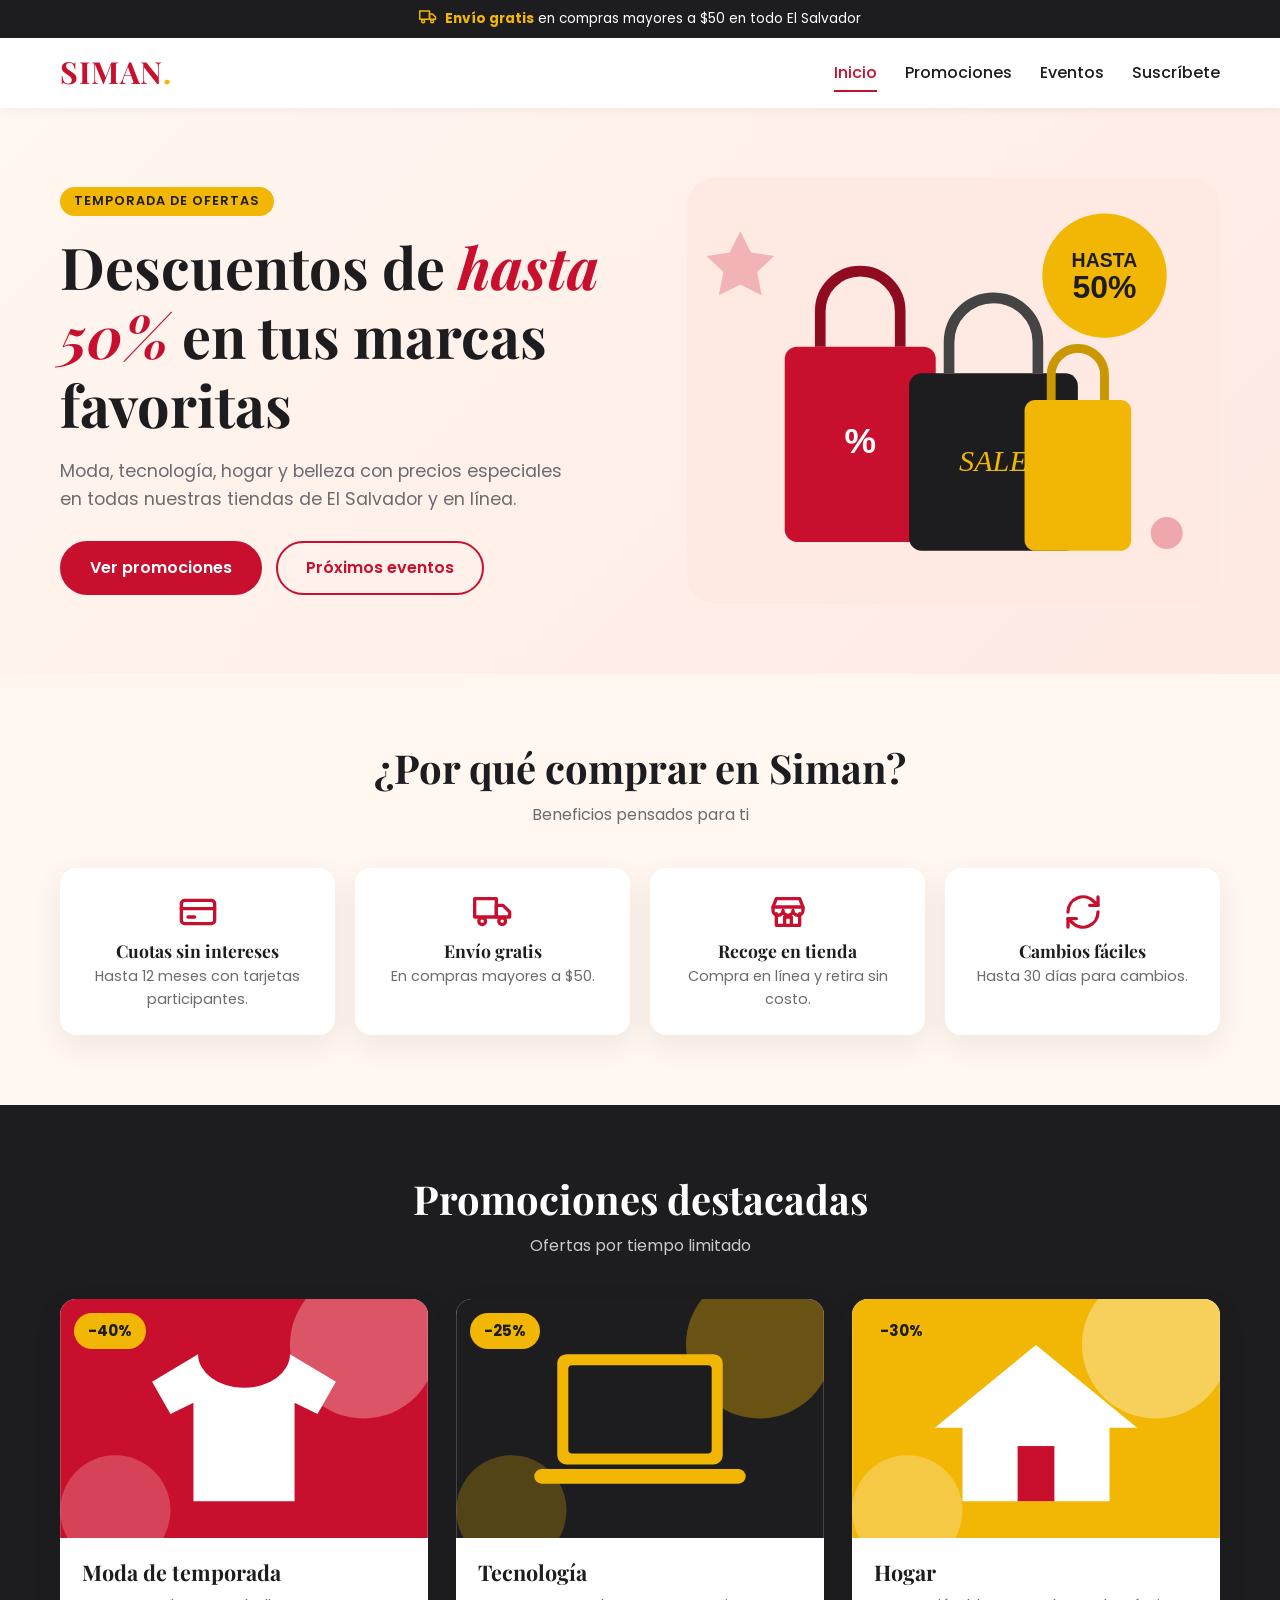
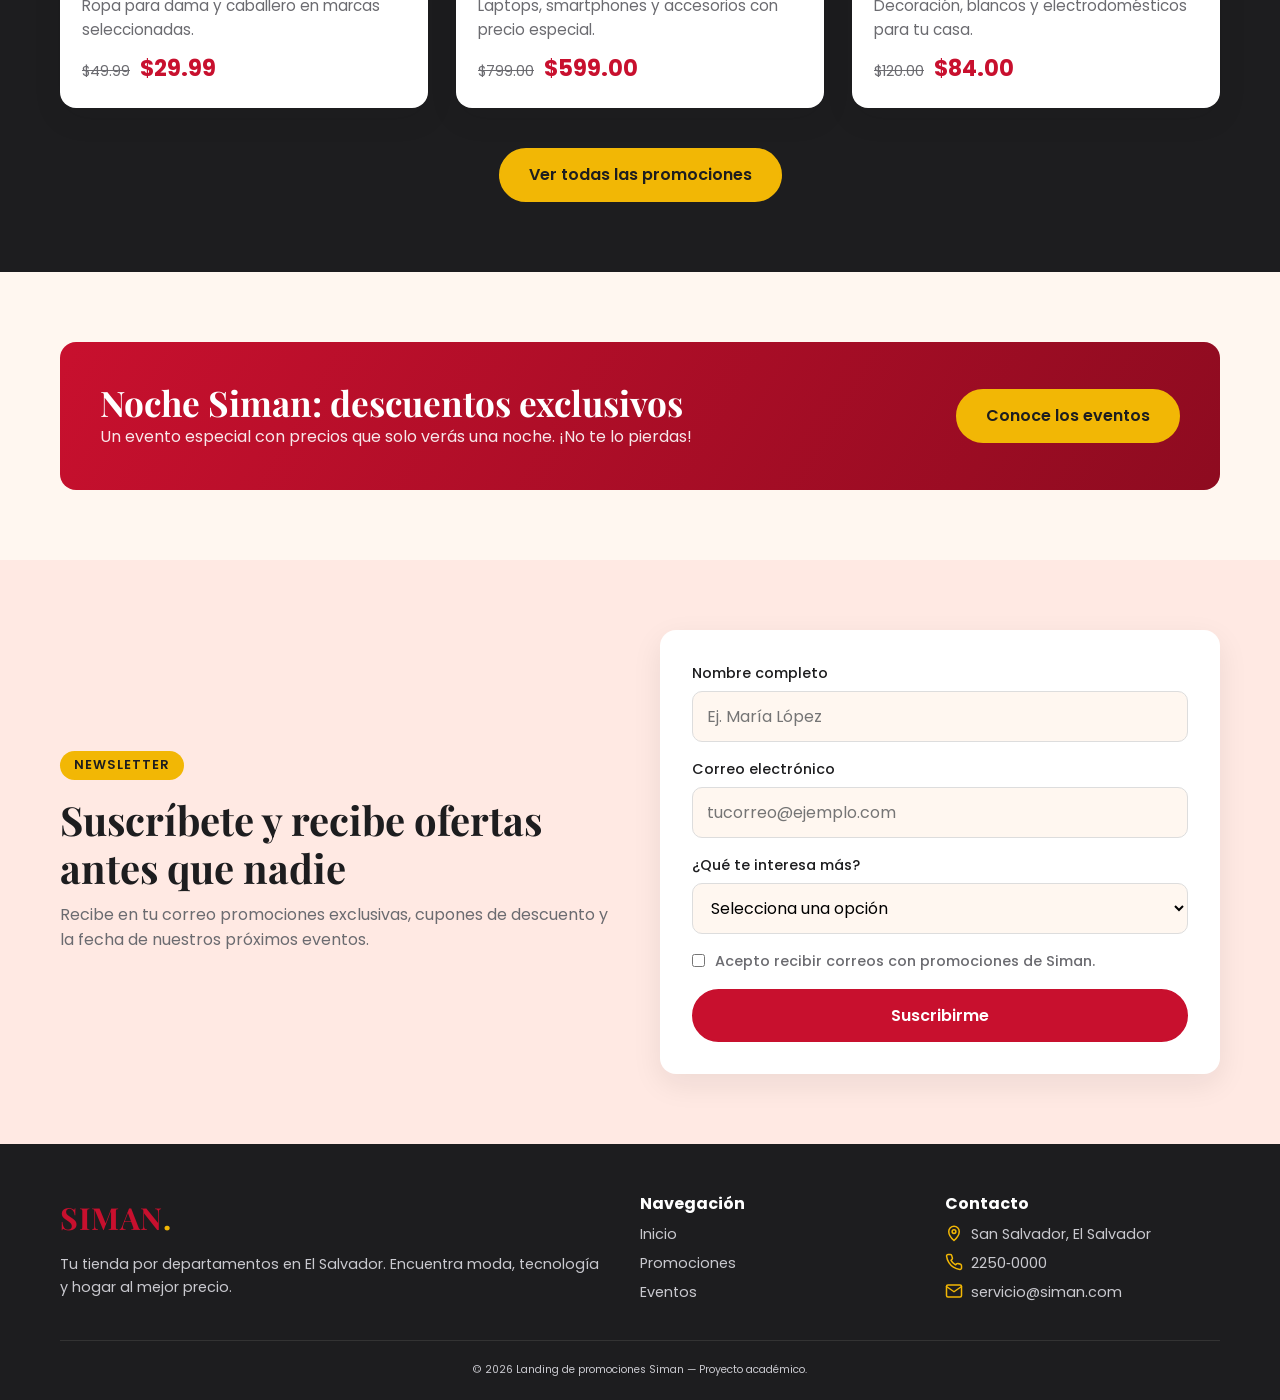
<file: index.html>
<!DOCTYPE html>
<html lang="es">
<head>
  <meta charset="UTF-8">
  <meta name="viewport" content="width=device-width, initial-scale=1.0">
  <meta name="description" content="Promociones, descuentos y eventos exclusivos de Siman El Salvador.">
  <title>Siman El Salvador | Promociones y Descuentos</title>
  <link rel="preconnect" href="https://fonts.googleapis.com">
  <link rel="preconnect" href="https://fonts.gstatic.com" crossorigin>
  <link href="https://fonts.googleapis.com/css2?family=Playfair+Display:ital,wght@0,700;1,700&family=Poppins:wght@400;500;600;700&display=swap" rel="stylesheet">
  <link rel="icon" href="img/iconos/favicon.svg" type="image/svg+xml">
  <link rel="stylesheet" href="styles.css">
  <script src="js/script.js" defer></script>
</head>
<body>
  <a href="#contenido" class="saltar-enlace">Saltar al contenido principal</a>

  <!-- Encabezado del sitio: aviso, logo y menú de navegación -->
  <header class="encabezado">
    <p class="barra-aviso">
      <img src="img/iconos/envio.svg" alt="" class="icono-texto" width="18" height="18"> <strong>Envío gratis</strong> en compras mayores a $50 en todo El Salvador
    </p>
    <div class="contenedor encabezado-contenido">
      <a href="index.html" class="logo" aria-label="Siman, ir al inicio">SIMAN<span aria-hidden="true">.</span></a>
      <button type="button" class="menu-boton" aria-expanded="false" aria-controls="menu-principal" aria-label="Abrir menú">
        <img src="img/iconos/menu.svg" alt="" width="28" height="28">
      </button>
      <nav class="nav" id="menu-principal" aria-label="Menú principal">
        <ul>
          <li><a href="index.html" aria-current="page">Inicio</a></li>
          <li><a href="promociones.html">Promociones</a></li>
          <li><a href="eventos.html">Eventos</a></li>
          <li><a href="#suscripcion">Suscríbete</a></li>
        </ul>
      </nav>
    </div>
  </header>

  <!-- Contenido principal -->
  <main id="contenido">
    <section class="hero" aria-labelledby="titulo-hero">
      <div class="contenedor">
        <div class="hero-texto">
          <p class="etiqueta">Temporada de ofertas</p>
          <h1 id="titulo-hero">Descuentos de <em>hasta 50%</em> en tus marcas favoritas</h1>
          <p>Moda, tecnología, hogar y belleza con precios especiales en todas nuestras tiendas de El Salvador y en línea.</p>
          <div class="hero-botones">
            <a href="promociones.html" class="btn">Ver promociones</a>
            <a href="eventos.html" class="btn btn-secundario">Próximos eventos</a>
          </div>
        </div>
        <figure class="hero-imagen">
          <img src="img/hero.svg" alt="Bolsas de compras con etiqueta de hasta 50% de descuento" width="600" height="480">
        </figure>
      </div>
    </section>

    <section class="seccion" aria-labelledby="titulo-beneficios">
      <div class="contenedor">
        <header class="titulo-seccion">
          <h2 id="titulo-beneficios">¿Por qué comprar en Siman?</h2>
          <p>Beneficios pensados para ti</p>
        </header>
        <ul class="beneficios">
          <li class="beneficio">
            <img src="img/iconos/tarjeta.svg" alt="" class="icono" width="40" height="40">
            <h3>Cuotas sin intereses</h3>
            <p>Hasta 12 meses con tarjetas participantes.</p>
          </li>
          <li class="beneficio">
            <img src="img/iconos/camion.svg" alt="" class="icono" width="40" height="40">
            <h3>Envío gratis</h3>
            <p>En compras mayores a $50.</p>
          </li>
          <li class="beneficio">
            <img src="img/iconos/tienda.svg" alt="" class="icono" width="40" height="40">
            <h3>Recoge en tienda</h3>
            <p>Compra en línea y retira sin costo.</p>
          </li>
          <li class="beneficio">
            <img src="img/iconos/cambio.svg" alt="" class="icono" width="40" height="40">
            <h3>Cambios fáciles</h3>
            <p>Hasta 30 días para cambios.</p>
          </li>
        </ul>
      </div>
    </section>

    <section class="seccion seccion-oscura" aria-labelledby="titulo-destacadas">
      <div class="contenedor">
        <header class="titulo-seccion">
          <h2 id="titulo-destacadas">Promociones destacadas</h2>
          <p>Ofertas por tiempo limitado</p>
        </header>
        <div class="grid-promos">
          <article class="promo">
            <div class="promo-imagen">
              <img src="img/moda.svg" alt="Ropa de temporada" width="400" height="260" loading="lazy">
              <p class="descuento">-40%</p>
            </div>
            <div class="promo-cuerpo">
              <h3>Moda de temporada</h3>
              <p>Ropa para dama y caballero en marcas seleccionadas.</p>
              <p class="precios">
                <del class="precio-antes"><span class="solo-lector">Antes: </span>$49.99</del>
                <strong class="precio-ahora"><span class="solo-lector">Ahora: </span>$29.99</strong>
              </p>
            </div>
          </article>
          <article class="promo">
            <div class="promo-imagen">
              <img src="img/tecnologia.svg" alt="Laptop en oferta" width="400" height="260" loading="lazy">
              <p class="descuento">-25%</p>
            </div>
            <div class="promo-cuerpo">
              <h3>Tecnología</h3>
              <p>Laptops, smartphones y accesorios con precio especial.</p>
              <p class="precios">
                <del class="precio-antes"><span class="solo-lector">Antes: </span>$799.00</del>
                <strong class="precio-ahora"><span class="solo-lector">Ahora: </span>$599.00</strong>
              </p>
            </div>
          </article>
          <article class="promo">
            <div class="promo-imagen">
              <img src="img/hogar.svg" alt="Artículos para el hogar" width="400" height="260" loading="lazy">
              <p class="descuento">-30%</p>
            </div>
            <div class="promo-cuerpo">
              <h3>Hogar</h3>
              <p>Decoración, blancos y electrodomésticos para tu casa.</p>
              <p class="precios">
                <del class="precio-antes"><span class="solo-lector">Antes: </span>$120.00</del>
                <strong class="precio-ahora"><span class="solo-lector">Ahora: </span>$84.00</strong>
              </p>
            </div>
          </article>
        </div>
        <p class="centrado">
          <a href="promociones.html" class="btn btn-dorado">Ver todas las promociones</a>
        </p>
      </div>
    </section>

    <section class="seccion" aria-labelledby="titulo-banner">
      <div class="contenedor">
        <div class="banner">
          <hgroup>
            <h2 id="titulo-banner">Noche Siman: descuentos exclusivos</h2>
            <p>Un evento especial con precios que solo verás una noche. ¡No te lo pierdas!</p>
          </hgroup>
          <a href="eventos.html" class="btn btn-dorado">Conoce los eventos</a>
        </div>
      </div>
    </section>

    <section class="seccion suscripcion" id="suscripcion" aria-labelledby="titulo-suscripcion">
      <div class="contenedor">
        <header>
          <p class="etiqueta">Newsletter</p>
          <h2 id="titulo-suscripcion">Suscríbete y recibe ofertas antes que nadie</h2>
          <p>Recibe en tu correo promociones exclusivas, cupones de descuento y la fecha de nuestros próximos eventos.</p>
        </header>
        <form class="formulario" id="form-suscripcion" novalidate>
          <div class="campo">
            <label for="nombre">Nombre completo</label>
            <input type="text" id="nombre" name="nombre" placeholder="Ej. María López" data-solo-texto
                   autocomplete="name" required minlength="3" maxlength="60"
                   pattern="[A-Za-zÁÉÍÓÚáéíóúÑñÜü]+( [A-Za-zÁÉÍÓÚáéíóúÑñÜü]+)+"
                   aria-describedby="error-nombre">
            <small class="error" id="error-nombre" aria-live="polite"></small>
          </div>
          <div class="campo">
            <label for="correo">Correo electrónico</label>
            <input type="email" id="correo" name="correo" placeholder="tucorreo@ejemplo.com"
                   autocomplete="email" required maxlength="100"
                   pattern="[A-Za-z0-9_%+\-]+(\.[A-Za-z0-9_%+\-]+)*@([A-Za-z0-9\-]+\.)+[A-Za-z]{2,}"
                   aria-describedby="error-correo">
            <small class="error" id="error-correo" aria-live="polite"></small>
          </div>
          <div class="campo">
            <label for="interes">¿Qué te interesa más?</label>
            <select id="interes" name="interes" required aria-describedby="error-interes">
              <option value="" disabled selected>Selecciona una opción</option>
              <option value="moda">Moda</option>
              <option value="tecnologia">Tecnología</option>
              <option value="hogar">Hogar</option>
              <option value="belleza">Belleza</option>
            </select>
            <small class="error" id="error-interes" aria-live="polite"></small>
          </div>
          <div class="campo">
            <label class="check">
              <input type="checkbox" id="acepto" name="acepto" required aria-describedby="error-acepto">
              Acepto recibir correos con promociones de Siman.
            </label>
            <small class="error" id="error-acepto" aria-live="polite"></small>
          </div>
          <button type="submit" class="btn">Suscribirme</button>
          <p class="mensaje-exito" id="mensaje-exito" role="status" aria-live="polite" hidden>¡Gracias por suscribirte! Pronto recibirás nuestras ofertas.</p>
        </form>
      </div>
    </section>
  </main>

  <!-- Pie de página -->
  <footer class="pie">
    <div class="contenedor">
      <div class="pie-grid">
        <section aria-label="Acerca de Siman">
          <a href="index.html" class="logo" aria-label="Siman, ir al inicio">SIMAN<span aria-hidden="true">.</span></a>
          <p>Tu tienda por departamentos en El Salvador. Encuentra moda, tecnología y hogar al mejor precio.</p>
        </section>
        <nav aria-labelledby="titulo-pie-nav">
          <h2 id="titulo-pie-nav">Navegación</h2>
          <ul>
            <li><a href="index.html" aria-current="page">Inicio</a></li>
            <li><a href="promociones.html">Promociones</a></li>
            <li><a href="eventos.html">Eventos</a></li>
          </ul>
        </nav>
        <section aria-labelledby="titulo-pie-contacto">
          <h2 id="titulo-pie-contacto">Contacto</h2>
          <address>
            <ul>
              <li><img src="img/iconos/ubicacion.svg" alt="" class="icono-texto" width="18" height="18"> San Salvador, El Salvador</li>
              <li><img src="img/iconos/telefono.svg" alt="" class="icono-texto" width="18" height="18"> <a href="tel:+50322500000">2250&#8209;0000</a></li>
              <li><img src="img/iconos/correo.svg" alt="" class="icono-texto" width="18" height="18"> <a href="mailto:servicio@siman.com">servicio@siman.com</a></li>
            </ul>
          </address>
        </section>
      </div>
      <p class="pie-copy"><small>© <time datetime="2026">2026</time> Landing de promociones Siman — Proyecto académico.</small></p>
    </div>
  </footer>
</body>
</html>
</file>
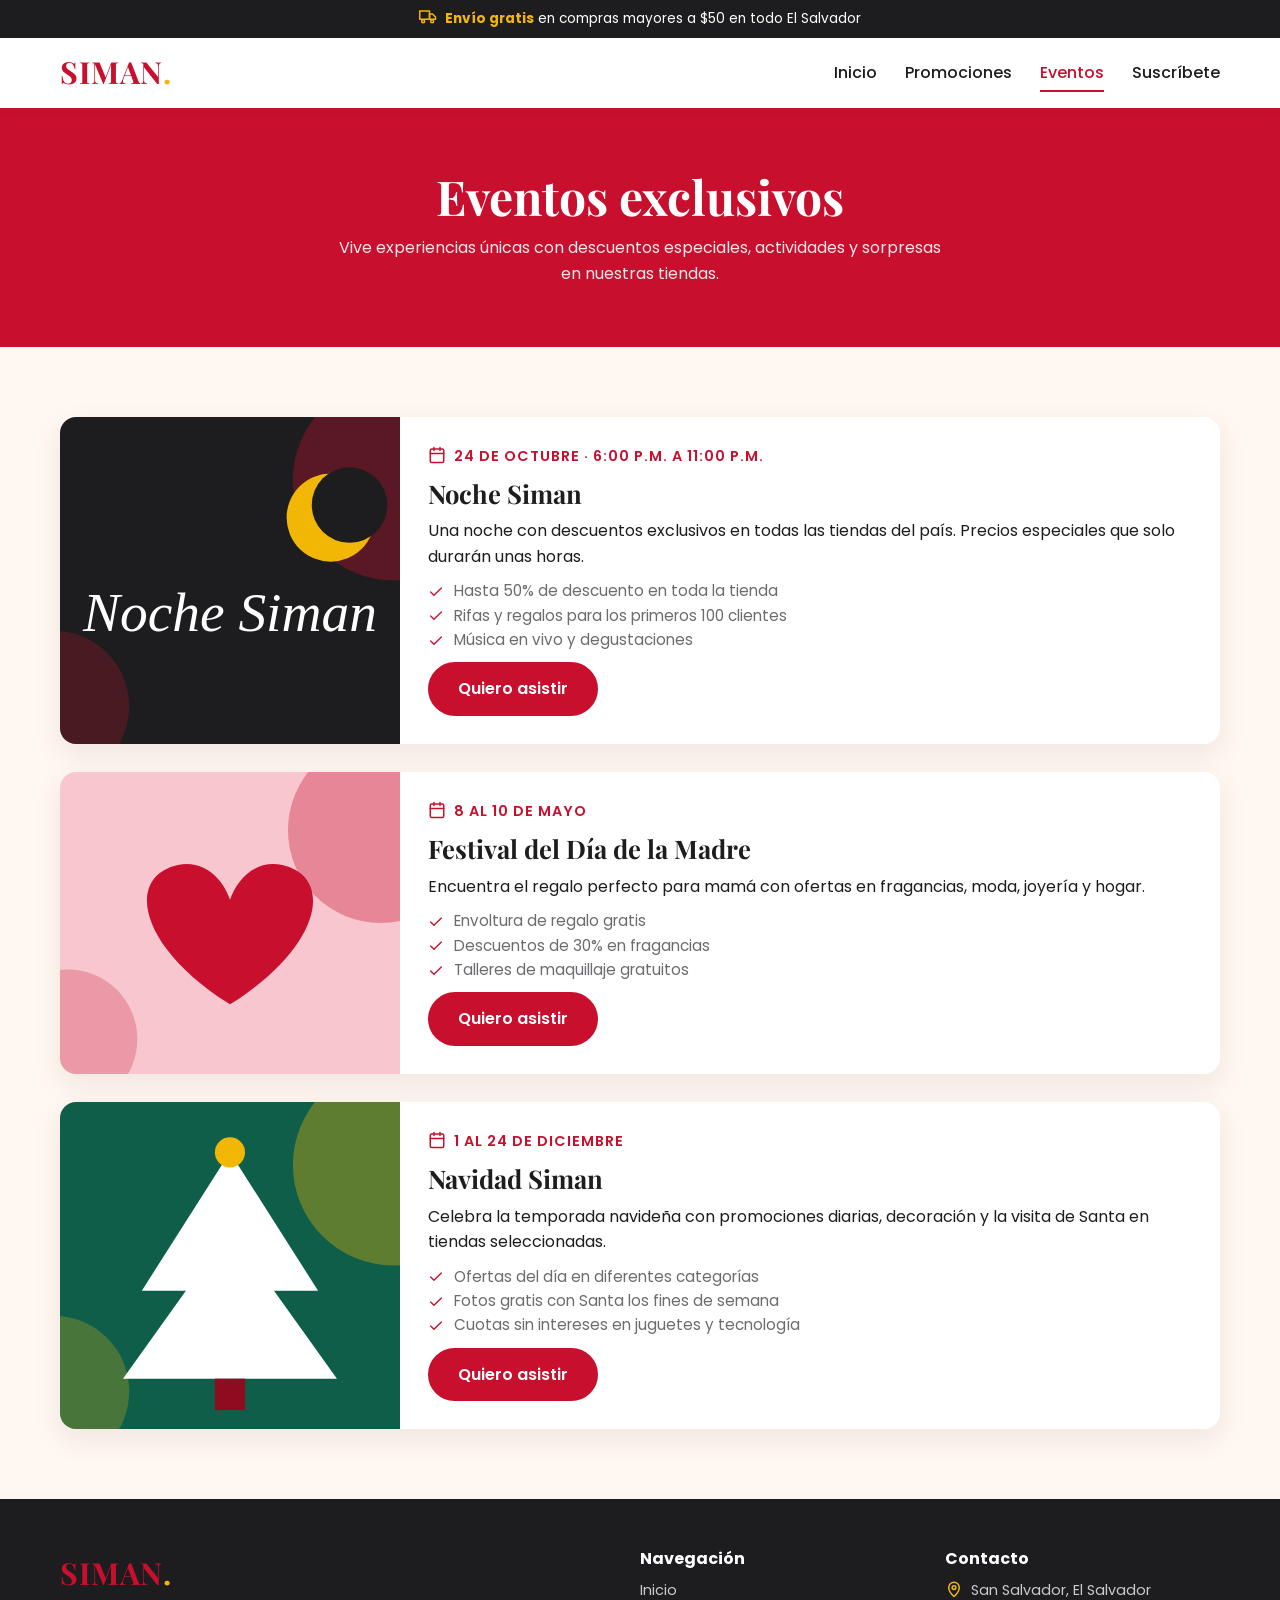
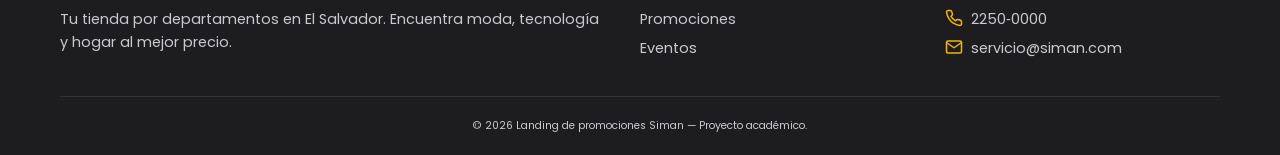
<file: eventos.html>
<!DOCTYPE html>
<html lang="es">
<head>
  <meta charset="UTF-8">
  <meta name="viewport" content="width=device-width, initial-scale=1.0">
  <meta name="description" content="Eventos exclusivos y fechas especiales de Siman El Salvador.">
  <title>Eventos | Siman El Salvador</title>
  <link rel="preconnect" href="https://fonts.googleapis.com">
  <link rel="preconnect" href="https://fonts.gstatic.com" crossorigin>
  <link href="https://fonts.googleapis.com/css2?family=Playfair+Display:ital,wght@0,700;1,700&family=Poppins:wght@400;500;600;700&display=swap" rel="stylesheet">
  <link rel="icon" href="img/iconos/favicon.svg" type="image/svg+xml">
  <link rel="stylesheet" href="styles.css">
  <script src="js/script.js" defer></script>
</head>
<body>
  <a href="#contenido" class="saltar-enlace">Saltar al contenido principal</a>

  <!-- Encabezado del sitio: aviso, logo y menú de navegación -->
  <header class="encabezado">
    <p class="barra-aviso">
      <img src="img/iconos/envio.svg" alt="" class="icono-texto" width="18" height="18"> <strong>Envío gratis</strong> en compras mayores a $50 en todo El Salvador
    </p>
    <div class="contenedor encabezado-contenido">
      <a href="index.html" class="logo" aria-label="Siman, ir al inicio">SIMAN<span aria-hidden="true">.</span></a>
      <button type="button" class="menu-boton" aria-expanded="false" aria-controls="menu-principal" aria-label="Abrir menú">
        <img src="img/iconos/menu.svg" alt="" width="28" height="28">
      </button>
      <nav class="nav" id="menu-principal" aria-label="Menú principal">
        <ul>
          <li><a href="index.html">Inicio</a></li>
          <li><a href="promociones.html">Promociones</a></li>
          <li><a href="eventos.html" aria-current="page">Eventos</a></li>
          <li><a href="index.html#suscripcion">Suscríbete</a></li>
        </ul>
      </nav>
    </div>
  </header>

  <!-- Contenido principal -->
  <main id="contenido">
    <header class="hero-interno">
      <div class="contenedor">
        <h1>Eventos exclusivos</h1>
        <p>Vive experiencias únicas con descuentos especiales, actividades y sorpresas en nuestras tiendas.</p>
      </div>
    </header>

    <section class="seccion" aria-labelledby="titulo-eventos">
      <div class="contenedor">
        <h2 id="titulo-eventos" class="solo-lector">Próximos eventos</h2>
        <div class="lista-eventos">
          <article class="evento">
            <img src="img/evento-noche.svg" alt="Noche Siman" width="400" height="260" loading="lazy">
            <div class="evento-info">
              <p class="evento-fecha"><img src="img/iconos/calendario.svg" alt="" class="icono-texto" width="18" height="18"> <time datetime="2026-10-24T18:00">24 de octubre · 6:00 p.m.</time> a <time datetime="2026-10-24T23:00">11:00 p.m.</time></p>
              <h3>Noche Siman</h3>
              <p>Una noche con descuentos exclusivos en todas las tiendas del país. Precios especiales que solo durarán unas horas.</p>
              <ul>
                <li>Hasta 50% de descuento en toda la tienda</li>
                <li>Rifas y regalos para los primeros 100 clientes</li>
                <li>Música en vivo y degustaciones</li>
              </ul>
              <a href="index.html#suscripcion" class="btn">Quiero asistir</a>
            </div>
          </article>
          <article class="evento">
            <img src="img/evento-madre.svg" alt="Celebración especial para mamá" width="400" height="260" loading="lazy">
            <div class="evento-info">
              <p class="evento-fecha"><img src="img/iconos/calendario.svg" alt="" class="icono-texto" width="18" height="18"> <time datetime="2027-05-08">8</time> al <time datetime="2027-05-10">10 de mayo</time></p>
              <h3>Festival del Día de la Madre</h3>
              <p>Encuentra el regalo perfecto para mamá con ofertas en fragancias, moda, joyería y hogar.</p>
              <ul>
                <li>Envoltura de regalo gratis</li>
                <li>Descuentos de 30% en fragancias</li>
                <li>Talleres de maquillaje gratuitos</li>
              </ul>
              <a href="index.html#suscripcion" class="btn">Quiero asistir</a>
            </div>
          </article>
          <article class="evento">
            <img src="img/evento-navidad.svg" alt="Árbol de Navidad" width="400" height="260" loading="lazy">
            <div class="evento-info">
              <p class="evento-fecha"><img src="img/iconos/calendario.svg" alt="" class="icono-texto" width="18" height="18"> <time datetime="2026-12-01">1</time> al <time datetime="2026-12-24">24 de diciembre</time></p>
              <h3>Navidad Siman</h3>
              <p>Celebra la temporada navideña con promociones diarias, decoración y la visita de Santa en tiendas seleccionadas.</p>
              <ul>
                <li>Ofertas del día en diferentes categorías</li>
                <li>Fotos gratis con Santa los fines de semana</li>
                <li>Cuotas sin intereses en juguetes y tecnología</li>
              </ul>
              <a href="index.html#suscripcion" class="btn">Quiero asistir</a>
            </div>
          </article>
        </div>
      </div>
    </section>
  </main>

  <!-- Pie de página -->
  <footer class="pie">
    <div class="contenedor">
      <div class="pie-grid">
        <section aria-label="Acerca de Siman">
          <a href="index.html" class="logo" aria-label="Siman, ir al inicio">SIMAN<span aria-hidden="true">.</span></a>
          <p>Tu tienda por departamentos en El Salvador. Encuentra moda, tecnología y hogar al mejor precio.</p>
        </section>
        <nav aria-labelledby="titulo-pie-nav">
          <h2 id="titulo-pie-nav">Navegación</h2>
          <ul>
            <li><a href="index.html">Inicio</a></li>
            <li><a href="promociones.html">Promociones</a></li>
            <li><a href="eventos.html" aria-current="page">Eventos</a></li>
          </ul>
        </nav>
        <section aria-labelledby="titulo-pie-contacto">
          <h2 id="titulo-pie-contacto">Contacto</h2>
          <address>
            <ul>
              <li><img src="img/iconos/ubicacion.svg" alt="" class="icono-texto" width="18" height="18"> San Salvador, El Salvador</li>
              <li><img src="img/iconos/telefono.svg" alt="" class="icono-texto" width="18" height="18"> <a href="tel:+50322500000">2250&#8209;0000</a></li>
              <li><img src="img/iconos/correo.svg" alt="" class="icono-texto" width="18" height="18"> <a href="mailto:servicio@siman.com">servicio@siman.com</a></li>
            </ul>
          </address>
        </section>
      </div>
      <p class="pie-copy"><small>© <time datetime="2026">2026</time> Landing de promociones Siman — Proyecto académico.</small></p>
    </div>
  </footer>
</body>
</html>
</file>
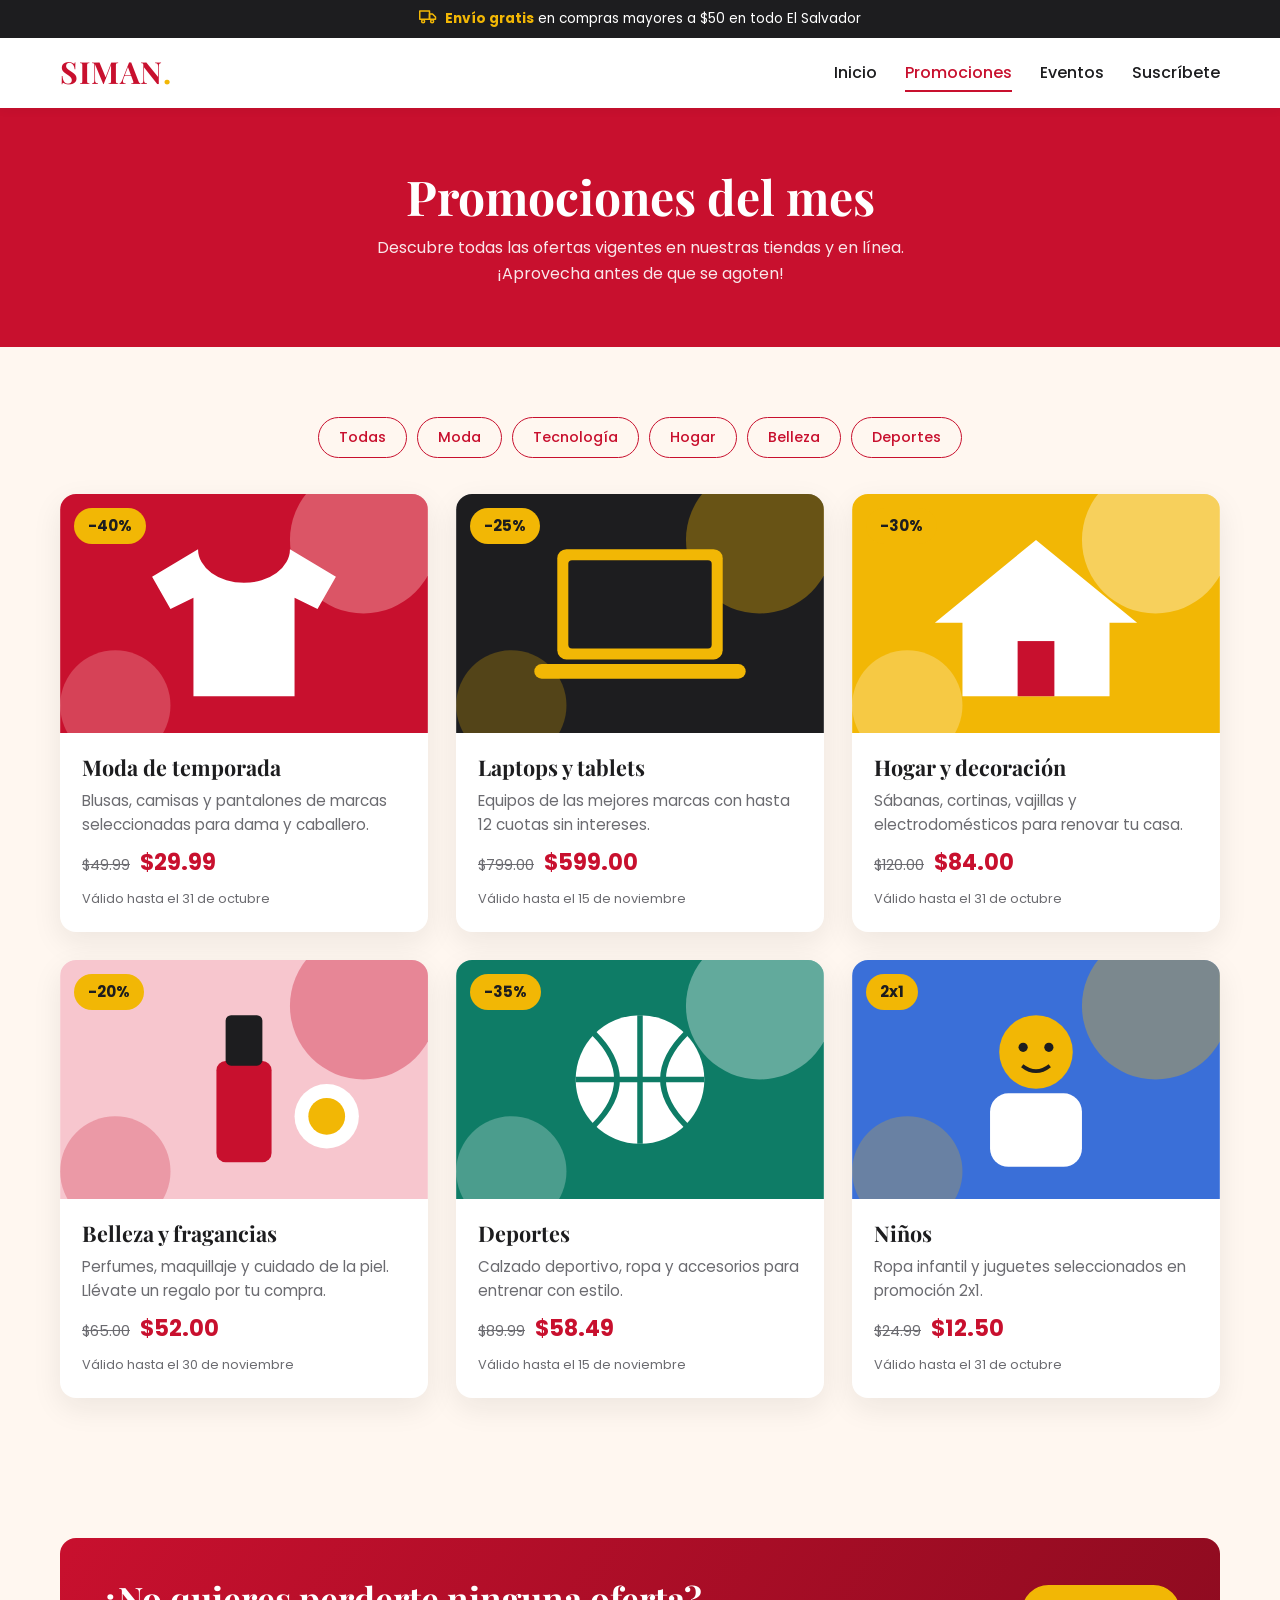
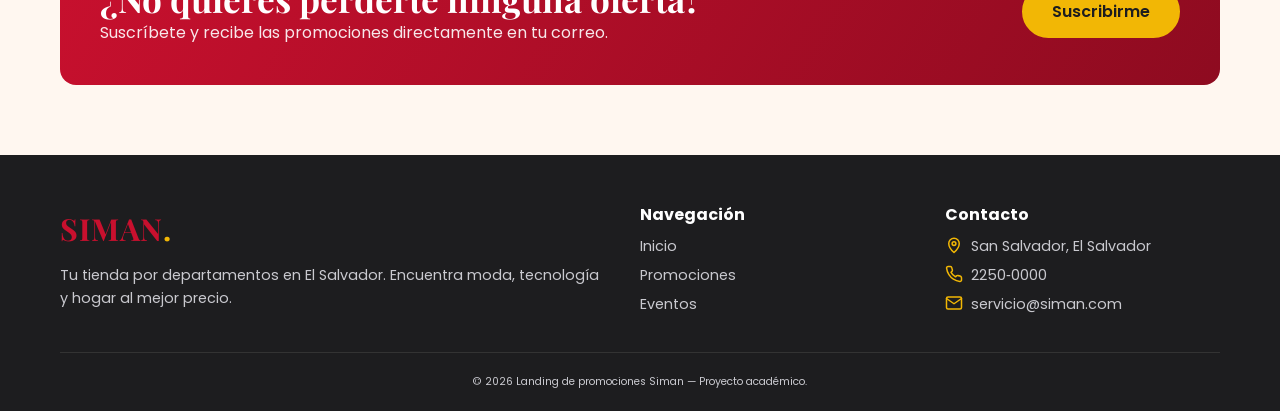
<file: promociones.html>
<!DOCTYPE html>
<html lang="es">
<head>
  <meta charset="UTF-8">
  <meta name="viewport" content="width=device-width, initial-scale=1.0">
  <meta name="description" content="Todas las promociones y descuentos vigentes de Siman El Salvador.">
  <title>Promociones | Siman El Salvador</title>
  <link rel="preconnect" href="https://fonts.googleapis.com">
  <link rel="preconnect" href="https://fonts.gstatic.com" crossorigin>
  <link href="https://fonts.googleapis.com/css2?family=Playfair+Display:ital,wght@0,700;1,700&family=Poppins:wght@400;500;600;700&display=swap" rel="stylesheet">
  <link rel="icon" href="img/iconos/favicon.svg" type="image/svg+xml">
  <link rel="stylesheet" href="styles.css">
  <script src="js/script.js" defer></script>
</head>
<body>
  <a href="#contenido" class="saltar-enlace">Saltar al contenido principal</a>

  <!-- Encabezado del sitio: aviso, logo y menú de navegación -->
  <header class="encabezado">
    <p class="barra-aviso">
      <img src="img/iconos/envio.svg" alt="" class="icono-texto" width="18" height="18"> <strong>Envío gratis</strong> en compras mayores a $50 en todo El Salvador
    </p>
    <div class="contenedor encabezado-contenido">
      <a href="index.html" class="logo" aria-label="Siman, ir al inicio">SIMAN<span aria-hidden="true">.</span></a>
      <button type="button" class="menu-boton" aria-expanded="false" aria-controls="menu-principal" aria-label="Abrir menú">
        <img src="img/iconos/menu.svg" alt="" width="28" height="28">
      </button>
      <nav class="nav" id="menu-principal" aria-label="Menú principal">
        <ul>
          <li><a href="index.html">Inicio</a></li>
          <li><a href="promociones.html" aria-current="page">Promociones</a></li>
          <li><a href="eventos.html">Eventos</a></li>
          <li><a href="index.html#suscripcion">Suscríbete</a></li>
        </ul>
      </nav>
    </div>
  </header>

  <!-- Contenido principal -->
  <main id="contenido">
    <header class="hero-interno">
      <div class="contenedor">
        <h1>Promociones del mes</h1>
        <p>Descubre todas las ofertas vigentes en nuestras tiendas y en línea. ¡Aprovecha antes de que se agoten!</p>
      </div>
    </header>

    <section class="seccion" aria-labelledby="titulo-promos">
      <div class="contenedor">
        <h2 id="titulo-promos" class="solo-lector">Promociones vigentes</h2>
        <nav class="filtros" aria-label="Categorías de promociones">
          <a href="#promos">Todas</a>
          <a href="#promos">Moda</a>
          <a href="#promos">Tecnología</a>
          <a href="#promos">Hogar</a>
          <a href="#promos">Belleza</a>
          <a href="#promos">Deportes</a>
        </nav>
        <div class="grid-promos" id="promos">
          <article class="promo">
            <div class="promo-imagen">
              <img src="img/moda.svg" alt="Ropa de temporada" width="400" height="260" loading="lazy">
              <p class="descuento">-40%</p>
            </div>
            <div class="promo-cuerpo">
              <h3>Moda de temporada</h3>
              <p>Blusas, camisas y pantalones de marcas seleccionadas para dama y caballero.</p>
              <p class="precios">
                <del class="precio-antes"><span class="solo-lector">Antes: </span>$49.99</del>
                <strong class="precio-ahora"><span class="solo-lector">Ahora: </span>$29.99</strong>
              </p>
              <p class="vigencia">Válido hasta el <time datetime="2026-10-31">31 de octubre</time></p>
            </div>
          </article>
          <article class="promo">
            <div class="promo-imagen">
              <img src="img/tecnologia.svg" alt="Laptop en oferta" width="400" height="260" loading="lazy">
              <p class="descuento">-25%</p>
            </div>
            <div class="promo-cuerpo">
              <h3>Laptops y tablets</h3>
              <p>Equipos de las mejores marcas con hasta 12 cuotas sin intereses.</p>
              <p class="precios">
                <del class="precio-antes"><span class="solo-lector">Antes: </span>$799.00</del>
                <strong class="precio-ahora"><span class="solo-lector">Ahora: </span>$599.00</strong>
              </p>
              <p class="vigencia">Válido hasta el <time datetime="2026-11-15">15 de noviembre</time></p>
            </div>
          </article>
          <article class="promo">
            <div class="promo-imagen">
              <img src="img/hogar.svg" alt="Artículos para el hogar" width="400" height="260" loading="lazy">
              <p class="descuento">-30%</p>
            </div>
            <div class="promo-cuerpo">
              <h3>Hogar y decoración</h3>
              <p>Sábanas, cortinas, vajillas y electrodomésticos para renovar tu casa.</p>
              <p class="precios">
                <del class="precio-antes"><span class="solo-lector">Antes: </span>$120.00</del>
                <strong class="precio-ahora"><span class="solo-lector">Ahora: </span>$84.00</strong>
              </p>
              <p class="vigencia">Válido hasta el <time datetime="2026-10-31">31 de octubre</time></p>
            </div>
          </article>
          <article class="promo">
            <div class="promo-imagen">
              <img src="img/belleza.svg" alt="Productos de belleza" width="400" height="260" loading="lazy">
              <p class="descuento">-20%</p>
            </div>
            <div class="promo-cuerpo">
              <h3>Belleza y fragancias</h3>
              <p>Perfumes, maquillaje y cuidado de la piel. Llévate un regalo por tu compra.</p>
              <p class="precios">
                <del class="precio-antes"><span class="solo-lector">Antes: </span>$65.00</del>
                <strong class="precio-ahora"><span class="solo-lector">Ahora: </span>$52.00</strong>
              </p>
              <p class="vigencia">Válido hasta el <time datetime="2026-11-30">30 de noviembre</time></p>
            </div>
          </article>
          <article class="promo">
            <div class="promo-imagen">
              <img src="img/deportes.svg" alt="Artículos deportivos" width="400" height="260" loading="lazy">
              <p class="descuento">-35%</p>
            </div>
            <div class="promo-cuerpo">
              <h3>Deportes</h3>
              <p>Calzado deportivo, ropa y accesorios para entrenar con estilo.</p>
              <p class="precios">
                <del class="precio-antes"><span class="solo-lector">Antes: </span>$89.99</del>
                <strong class="precio-ahora"><span class="solo-lector">Ahora: </span>$58.49</strong>
              </p>
              <p class="vigencia">Válido hasta el <time datetime="2026-11-15">15 de noviembre</time></p>
            </div>
          </article>
          <article class="promo">
            <div class="promo-imagen">
              <img src="img/ninos.svg" alt="Ropa y juguetes para niños" width="400" height="260" loading="lazy">
              <p class="descuento">2x1</p>
            </div>
            <div class="promo-cuerpo">
              <h3>Niños</h3>
              <p>Ropa infantil y juguetes seleccionados en promoción 2x1.</p>
              <p class="precios">
                <del class="precio-antes"><span class="solo-lector">Antes: </span>$24.99</del>
                <strong class="precio-ahora"><span class="solo-lector">Ahora: </span>$12.50</strong>
              </p>
              <p class="vigencia">Válido hasta el <time datetime="2026-10-31">31 de octubre</time></p>
            </div>
          </article>
        </div>
      </div>
    </section>

    <section class="seccion" aria-labelledby="titulo-banner">
      <div class="contenedor">
        <div class="banner">
          <hgroup>
            <h2 id="titulo-banner">¿No quieres perderte ninguna oferta?</h2>
            <p>Suscríbete y recibe las promociones directamente en tu correo.</p>
          </hgroup>
          <a href="index.html#suscripcion" class="btn btn-dorado">Suscribirme</a>
        </div>
      </div>
    </section>
  </main>

  <!-- Pie de página -->
  <footer class="pie">
    <div class="contenedor">
      <div class="pie-grid">
        <section aria-label="Acerca de Siman">
          <a href="index.html" class="logo" aria-label="Siman, ir al inicio">SIMAN<span aria-hidden="true">.</span></a>
          <p>Tu tienda por departamentos en El Salvador. Encuentra moda, tecnología y hogar al mejor precio.</p>
        </section>
        <nav aria-labelledby="titulo-pie-nav">
          <h2 id="titulo-pie-nav">Navegación</h2>
          <ul>
            <li><a href="index.html">Inicio</a></li>
            <li><a href="promociones.html" aria-current="page">Promociones</a></li>
            <li><a href="eventos.html">Eventos</a></li>
          </ul>
        </nav>
        <section aria-labelledby="titulo-pie-contacto">
          <h2 id="titulo-pie-contacto">Contacto</h2>
          <address>
            <ul>
              <li><img src="img/iconos/ubicacion.svg" alt="" class="icono-texto" width="18" height="18"> San Salvador, El Salvador</li>
              <li><img src="img/iconos/telefono.svg" alt="" class="icono-texto" width="18" height="18"> <a href="tel:+50322500000">2250&#8209;0000</a></li>
              <li><img src="img/iconos/correo.svg" alt="" class="icono-texto" width="18" height="18"> <a href="mailto:servicio@siman.com">servicio@siman.com</a></li>
            </ul>
          </address>
        </section>
      </div>
      <p class="pie-copy"><small>© <time datetime="2026">2026</time> Landing de promociones Siman — Proyecto académico.</small></p>
    </div>
  </footer>
</body>
</html>
</file>
<file: styles.css>
/* =========================================================
   Landing Siman - Promociones El Salvador
   Tipografías: Playfair Display (títulos) + Poppins (texto)
   ========================================================= */

/* ---------- Variables: paleta y valores reutilizables ---------- */
:root {
  /* Paleta de colores */
  --rojo: #C8102E;          /* color principal */
  --rojo-oscuro: #8E0B20;   /* hover / degradados */
  --dorado: #F2B705;        /* destacados y ofertas */
  --dorado-oscuro: #D9A404; /* hover del botón dorado */
  --negro: #1D1D1F;         /* texto y fondos oscuros */
  --crema: #FFF7F0;         /* fondo general */
  --rosa: #FFE9E3;          /* fondos suaves */
  --gris: #6B6B70;          /* texto secundario */
  --gris-claro: #C9C9CF;    /* texto sobre fondos oscuros */
  --borde: #DDDDDD;         /* bordes de campos */
  --borde-oscuro: #333333;  /* líneas sobre fondos oscuros */
  --blanco: #FFFFFF;
  --error-fondo: #FFF1F2;
  --exito: #0E7C66;
  --exito-fondo: #E6F6EF;

  /* Tipografías */
  --fuente-titulos: "Playfair Display", Georgia, serif;
  --fuente-texto: "Poppins", Arial, sans-serif;

  /* Formas, sombras y medidas */
  --radio: 16px;
  --radio-sm: 10px;
  --radio-pildora: 50px;
  --sombra: 0 10px 30px rgb(29 29 31 / 0.08);
  --sombra-fuerte: 0 16px 40px rgb(29 29 31 / 0.14);
  --transicion: 0.2s ease;
  --ancho-max: 1200px;
  --espacio-seccion: 70px;
}

/* ---------- Base ---------- */
*,
*::before,
*::after {
  box-sizing: border-box;
  margin: 0;
  padding: 0;
}

html {
  scroll-behavior: smooth;
}

body {
  font-family: var(--fuente-texto);
  color: var(--negro);
  background: var(--crema);
  line-height: 1.6;
}

img {
  max-width: 100%;
  height: auto;
  display: block;
}

a {
  color: inherit;
  text-decoration: none;
}

ul {
  list-style: none;
}

h1, h2, h3 {
  font-family: var(--fuente-titulos);
  line-height: 1.2;
}

/* Foco visible para navegación con teclado */
:focus-visible {
  outline: 3px solid var(--dorado);
  outline-offset: 3px;
}

/* ---------- Utilidades reutilizables ---------- */
.contenedor {
  width: 100%;
  max-width: var(--ancho-max);
  margin-inline: auto;
  padding-inline: 20px;
}

/* Texto solo para lectores de pantalla */
.solo-lector {
  position: absolute;
  width: 1px;
  height: 1px;
  overflow: hidden;
  clip-path: inset(50%);
  white-space: nowrap;
}

/* Enlace para saltar al contenido principal */
.saltar-enlace {
  position: absolute;
  top: -100px;
  left: 16px;
  z-index: 200;
  background: var(--negro);
  color: var(--blanco);
  padding: 10px 16px;
  border-radius: 0 0 8px 8px;
}

.saltar-enlace:focus {
  top: 0;
}

/* Iconos junto a un texto */
.icono-texto {
  display: inline-block;
  width: 18px;
  height: 18px;
  vertical-align: -3px;
  margin-right: 4px;
}

/* Tarjetas: estilo común de beneficios, promociones, eventos y formulario */
.beneficio,
.promo,
.evento,
.formulario {
  background: var(--blanco);
  border-radius: var(--radio);
  box-shadow: var(--sombra);
}

.promo,
.evento {
  overflow: hidden;
}

/* Textos secundarios en gris */
.titulo-seccion p,
.hero-texto > p:not(.etiqueta),
.beneficio p,
.promo-cuerpo p,
.suscripcion header > p:not(.etiqueta),
.evento-info ul,
.check {
  color: var(--gris);
}

/* Títulos de sección */
.titulo-seccion h2,
.suscripcion h2 {
  font-size: clamp(1.8rem, 3.5vw, 2.5rem);
  margin-bottom: 10px;
}

/* ---------- Encabezado y navegación ---------- */
.barra-aviso {
  background: var(--negro);
  color: var(--blanco);
  text-align: center;
  font-size: 0.85rem;
  padding: 8px 20px;
}

.barra-aviso strong {
  color: var(--dorado);
}

.encabezado {
  background: var(--blanco);
  box-shadow: 0 2px 10px rgb(0 0 0 / 0.05);
  position: sticky;
  top: 0;
  z-index: 100;
}

.encabezado-contenido {
  display: flex;
  align-items: center;
  justify-content: space-between;
  flex-wrap: wrap;
  min-height: 70px;
}

.logo {
  font-family: var(--fuente-titulos);
  font-size: 1.9rem;
  font-weight: 700;
  color: var(--rojo);
  letter-spacing: 1px;
}

.logo span {
  color: var(--dorado);
}

.menu-boton {
  display: none;
  background: none;
  border: 0;
  padding: 4px 8px;
  cursor: pointer;
}

.nav ul {
  display: flex;
  gap: 28px;
}

.nav a {
  font-weight: 500;
  padding-block: 6px;
  border-bottom: 2px solid transparent;
  transition: color var(--transicion), border-color var(--transicion);
}

.nav a:hover,
.nav a[aria-current="page"] {
  color: var(--rojo);
  border-color: var(--rojo);
}

/* ---------- Botones ---------- */
.btn {
  display: inline-block;
  font-family: var(--fuente-texto);
  font-weight: 600;
  font-size: 1rem;
  padding: 12px 28px;
  border-radius: var(--radio-pildora);
  border: 2px solid var(--rojo);
  background: var(--rojo);
  color: var(--blanco);
  cursor: pointer;
  transition: background var(--transicion), color var(--transicion), transform var(--transicion);
}

.btn:hover {
  background: var(--rojo-oscuro);
  border-color: var(--rojo-oscuro);
  transform: translateY(-2px);
}

.btn-secundario {
  background: transparent;
  color: var(--rojo);
}

.btn-secundario:hover {
  color: var(--blanco);
}

.btn-dorado {
  background: var(--dorado);
  border-color: var(--dorado);
  color: var(--negro);
}

.btn-dorado:hover {
  background: var(--dorado-oscuro);
  border-color: var(--dorado-oscuro);
}

/* Etiquetas en forma de píldora */
.etiqueta,
.descuento {
  display: inline-block;
  background: var(--dorado);
  color: var(--negro);
  border-radius: var(--radio-pildora);
}

.etiqueta {
  font-weight: 600;
  font-size: 0.8rem;
  text-transform: uppercase;
  letter-spacing: 1px;
  padding: 4px 14px;
  margin-bottom: 16px;
}

/* ---------- Hero ---------- */
.hero {
  background: linear-gradient(135deg, var(--crema), var(--rosa));
  padding-block: var(--espacio-seccion);
}

.hero .contenedor {
  display: grid;
  grid-template-columns: 1.1fr 1fr;
  align-items: center;
  gap: 40px;
}

.hero h1 {
  font-size: clamp(2.2rem, 5vw, 3.6rem);
  margin-bottom: 18px;
}

.hero h1 em {
  color: var(--rojo);
}

.hero-texto > p:not(.etiqueta) {
  font-size: 1.1rem;
  margin-bottom: 28px;
  max-width: 520px;
}

.hero-botones {
  display: flex;
  flex-wrap: wrap;
  gap: 14px;
}

/* Hero de páginas secundarias */
.hero-interno {
  background: var(--rojo);
  color: var(--blanco);
  text-align: center;
  padding-block: 60px;
}

.hero-interno h1 {
  font-size: clamp(2rem, 4.5vw, 3rem);
  margin-bottom: 10px;
}

.hero-interno p {
  opacity: 0.9;
  max-width: 620px;
  margin-inline: auto;
}

/* ---------- Secciones ---------- */
.seccion {
  padding-block: var(--espacio-seccion);
}

.seccion-oscura {
  background: var(--negro);
  color: var(--blanco);
}

.titulo-seccion {
  text-align: center;
  margin-bottom: 40px;
}

.seccion-oscura .titulo-seccion p {
  color: var(--gris-claro);
}

.centrado {
  text-align: center;
  margin-top: 40px;
}

/* ---------- Beneficios ---------- */
.beneficios {
  display: grid;
  grid-template-columns: repeat(4, 1fr);
  gap: 20px;
}

.beneficio {
  padding: 24px;
  text-align: center;
}

.beneficio .icono {
  width: 40px;
  height: 40px;
  margin: 0 auto 8px;
}

.beneficio h3 {
  font-size: 1.1rem;
  margin-bottom: 4px;
}

.beneficio p {
  font-size: 0.9rem;
}

/* ---------- Tarjetas de promoción ---------- */
/* Se adapta sola: 3, 2 o 1 columna según el espacio disponible */
.grid-promos {
  display: grid;
  grid-template-columns: repeat(auto-fit, minmax(min(100%, 300px), 1fr));
  gap: 28px;
}

.promo {
  color: var(--negro);
  display: flex;
  flex-direction: column;
  transition: transform var(--transicion), box-shadow var(--transicion);
}

.promo:hover {
  transform: translateY(-6px);
  box-shadow: var(--sombra-fuerte);
}

.promo-imagen {
  position: relative;
}

.promo-imagen img,
.evento > img {
  width: 100%;
  aspect-ratio: 400 / 260;
  object-fit: cover;
}

.descuento {
  position: absolute;
  top: 14px;
  left: 14px;
  font-weight: 700;
  font-size: 0.95rem;
  padding: 6px 14px;
}

.promo-cuerpo {
  flex: 1;
  display: flex;
  flex-direction: column;
  gap: 8px;
  padding: 22px;
}

.promo-cuerpo h3 {
  font-size: 1.35rem;
}

.promo-cuerpo p {
  font-size: 0.95rem;
  flex: 1;
}

.promo-cuerpo .precios {
  display: flex;
  align-items: baseline;
  gap: 10px;
  flex: 0;
}

.precio-antes {
  font-size: 0.9rem;
}

.precio-ahora {
  color: var(--rojo);
  font-size: 1.4rem;
}

.promo-cuerpo .vigencia {
  font-size: 0.8rem;
  flex: 0;
}

/* Filtros de categoría */
.filtros {
  display: flex;
  flex-wrap: wrap;
  justify-content: center;
  gap: 10px;
  margin-bottom: 36px;
}

.filtros a {
  padding: 8px 20px;
  border-radius: var(--radio-pildora);
  border: 1px solid var(--rojo);
  color: var(--rojo);
  font-size: 0.9rem;
  font-weight: 500;
  transition: background var(--transicion), color var(--transicion);
}

.filtros a:hover {
  background: var(--rojo);
  color: var(--blanco);
}

/* ---------- Eventos ---------- */
.lista-eventos {
  display: grid;
  gap: 28px;
}

.evento {
  display: grid;
  grid-template-columns: 340px 1fr;
}

.evento > img {
  height: 100%;
}

.evento-info {
  display: flex;
  flex-direction: column;
  gap: 10px;
  padding: 28px;
}

.evento-fecha {
  color: var(--rojo);
  font-weight: 600;
  font-size: 0.9rem;
  text-transform: uppercase;
  letter-spacing: 1px;
}

.evento-info .btn {
  align-self: flex-start;
}

.evento-info h3 {
  font-size: 1.6rem;
}

.evento-info ul {
  font-size: 0.95rem;
}

.evento-info li {
  padding-left: 26px;
  background: url("img/iconos/check.svg") no-repeat left 0.3em / 16px;
}

/* ---------- Banner ---------- */
.banner {
  display: flex;
  flex-wrap: wrap;
  align-items: center;
  justify-content: space-between;
  gap: 24px;
  padding: 40px;
  border-radius: var(--radio);
  background: linear-gradient(120deg, var(--rojo), var(--rojo-oscuro));
  color: var(--blanco);
}

.banner h2 {
  font-size: clamp(1.6rem, 3vw, 2.2rem);
}

.banner p {
  opacity: 0.9;
}

/* ---------- Formulario de suscripción ---------- */
.suscripcion {
  background: var(--rosa);
}

.suscripcion .contenedor {
  display: grid;
  grid-template-columns: 1fr 1fr;
  align-items: center;
  gap: 40px;
}

.formulario {
  display: flex;
  flex-direction: column;
  gap: 16px;
  padding: 32px;
}

.campo {
  display: flex;
  flex-direction: column;
  gap: 6px;
}

.campo label {
  font-weight: 500;
  font-size: 0.9rem;
}

.campo input,
.campo select {
  font: 1rem var(--fuente-texto);
  padding: 12px 14px;
  border: 1px solid var(--borde);
  border-radius: var(--radio-sm);
  background: var(--crema);
}

.campo input:focus-visible,
.campo select:focus-visible {
  outline: 2px solid var(--rojo);
  outline-offset: 0;
  border-color: var(--rojo);
}

.campo [aria-invalid="true"] {
  border-color: var(--rojo);
  background: var(--error-fondo);
}

.check {
  display: flex;
  align-items: flex-start;
  gap: 10px;
  font-size: 0.85rem;
}

.check input {
  margin-top: 4px;
  accent-color: var(--rojo);
}

.error {
  color: var(--rojo);
  font-size: 0.8rem;
}

.error:empty {
  display: none;
}

.mensaje-exito {
  background: var(--exito-fondo);
  color: var(--exito);
  padding: 12px;
  border-radius: var(--radio-sm);
  font-weight: 500;
  text-align: center;
}

/* ---------- Pie de página ---------- */
.pie {
  background: var(--negro);
  color: var(--gris-claro);
  padding: 50px 0 20px;
  font-size: 0.9rem;
}

.pie-grid {
  display: grid;
  grid-template-columns: 2fr 1fr 1fr;
  gap: 30px;
  margin-bottom: 30px;
}

.pie .logo {
  display: inline-block;
  margin-bottom: 10px;
}

.pie h2 {
  color: var(--blanco);
  font-family: var(--fuente-texto);
  font-size: 1rem;
  margin-bottom: 10px;
}

.pie address {
  font-style: normal;
}

.pie li {
  margin-bottom: 6px;
}

.pie a:hover {
  color: var(--dorado);
}

.pie-copy {
  border-top: 1px solid var(--borde-oscuro);
  padding-top: 18px;
  text-align: center;
  font-size: 0.8rem;
}

/* =========================================================
   Responsive
   ========================================================= */

/* Tablets */
@media (max-width: 900px) {
  .hero .contenedor,
  .suscripcion .contenedor,
  .evento {
    grid-template-columns: 1fr;
  }

  .hero .contenedor,
  .suscripcion .contenedor,
  .banner {
    text-align: center;
    justify-content: center;
  }

  .hero-texto > p:not(.etiqueta),
  .hero-imagen {
    margin-inline: auto;
  }

  .hero-botones {
    justify-content: center;
  }

  .hero-imagen {
    max-width: 440px;
  }

  .beneficios {
    grid-template-columns: repeat(2, 1fr);
  }
}

/* Celulares */
@media (max-width: 640px) {
  :root {
    --espacio-seccion: 50px;
  }

  .menu-boton {
    display: block;
  }

  .nav {
    width: 100%;
    max-height: 0;
    overflow: hidden;
    transition: max-height 0.3s ease;
  }

  .nav.abierto {
    max-height: 300px;
  }

  .nav ul {
    flex-direction: column;
    gap: 0;
    padding-bottom: 10px;
  }

  .nav a {
    display: block;
    padding-block: 12px;
    border-bottom: 1px solid var(--borde);
  }

  .beneficios,
  .pie-grid {
    grid-template-columns: 1fr;
  }

  .evento > img {
    height: auto;
  }

  .formulario,
  .banner {
    padding: 24px;
  }

  .hero-botones {
    flex-direction: column;
  }

  .btn {
    width: 100%;
    text-align: center;
  }
}

/* Menos animaciones para quien lo prefiera */
@media (prefers-reduced-motion: reduce) {
  html {
    scroll-behavior: auto;
  }

  *,
  *::before,
  *::after {
    transition: none !important;
  }
}
</file>
